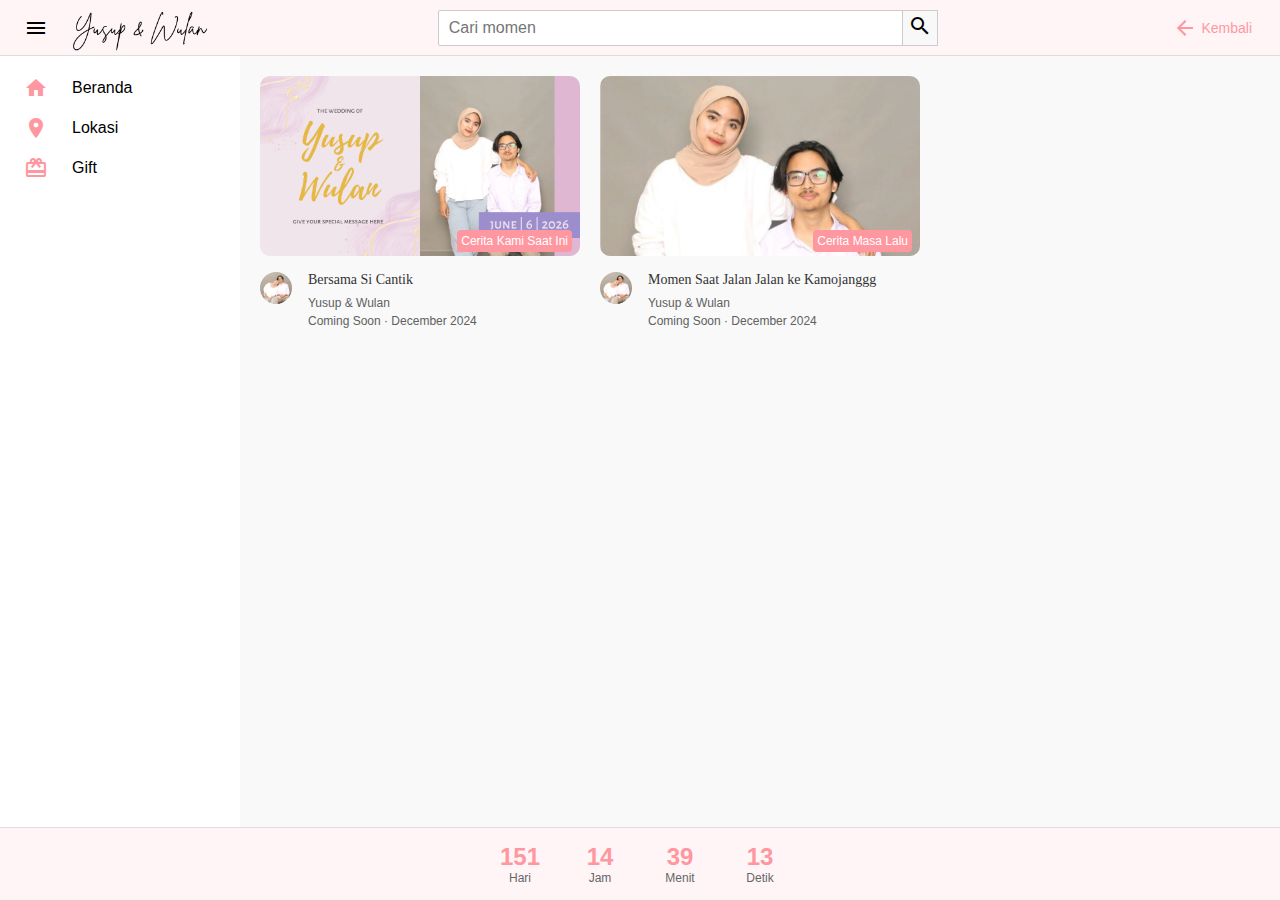
<file: index.html>
<!DOCTYPE html>
<html lang="en">
<head>
    <meta charset="UTF-8">
    <meta name="viewport" content="width=device-width, initial-scale=1.0">
    <title>YouTube Clone</title>
    <link rel="stylesheet" href="assets/css/styles.css">
    <link rel="stylesheet" href="https://fonts.googleapis.com/icon?family=Material+Icons">
</head>
<body>
    <!-- Header -->
    <header class="header">
        <div class="left-section">
            <i class="material-icons menu-icon" id="menu-btn">menu</i>
            <img src="assets/img/wedding-logo.png" class="youtube-logo" alt="Wedding Logo">
            <!-- <h2 class="brand-text">Yusup & Wulan</h2> -->
        </div>
        <div class="middle-section">
            <input type="text" placeholder="Cari momen" class="search-bar">
            <button class="search-button">
                <i class="material-icons">search</i>
            </button>
        </div>
        <div class="right-section">
            <a href="welcome.html" class="back-button">
                <i class="material-icons">arrow_back</i>
                <span>Kembali</span>
            </a>
        </div>
    </header>

    <!-- Main Content -->
    <main class="content">
        <!-- Sidebar -->
        <nav class="sidebar">
            <a href="index.html" class="sidebar-link">
                <i class="material-icons">home</i>
                <span class="sidebar-text">Beranda</span>
            </a>
            <a href="location.html" class="sidebar-link">
                <i class="material-icons">location_on</i>
                <span class="sidebar-text">Lokasi</span>
            </a>
            <a href="gift.html" class="sidebar-link">
                <i class="material-icons">card_giftcard</i>
                <span class="sidebar-text">Gift</span>
            </a>
            <a href="rsvp.html" class="sidebar-link">
                <i class="material-icons">how_to_reg</i>
                <span class="sidebar-text">Kehadiran</span>
            </a>
        </nav>

        <!-- Video Grid (Prewedding Gallery) -->
        <div class="video-grid">
            <!-- Prewedding Video/Photo Card -->
            <div class="video-preview">
                <a href="play.html?v=1" class="video-link">
                    <div class="thumbnail-row">
                        <img src="assets/img/prewed1.png" class="thumbnail" alt="Prewedding Photo">
                        <div class="video-time">Cerita Kami Saat Ini</div>
                    </div>
                </a>
                <div class="video-info-grid">
                    <div class="channel-picture">
                        <img src="assets/img/couple-photo.jpg" alt="Couple Picture">
                    </div>
                    <div class="video-info">
                        <a href="play.html?v=1" class="video-link">
                            <p class="video-title">Bersama Si Cantik</p>
                        </a>
                        <p class="channel-name">Yusup & Wulan</p>
                        <p class="video-stats">Coming Soon · December 2024</p>
                    </div>
                </div>
            </div>

            <div class="video-preview">
                <a href="play.html?v=2" class="video-link">
                    <div class="thumbnail-row">
                        <img src="assets/img/prewed2.png" class="thumbnail" alt="Prewedding Photo">
                        <div class="video-time">Cerita Masa Lalu</div>
                    </div>
                </a>
                <div class="video-info-grid">
                    <div class="channel-picture">
                        <img src="assets/img/couple-photo.jpg" alt="Couple Picture">
                    </div>
                    <div class="video-info">
                        <a href="play.html?v=2" class="video-link">
                            <p class="video-title">Momen Saat Jalan Jalan ke Kamojanggg</p>
                        </a>
                        <p class="channel-name">Yusup & Wulan</p>
                        <p class="video-stats">Coming Soon · December 2024</p>
                    </div>
                </div>
            </div>

            
            <!-- Add more prewedding content cards here -->
        </div>
    <!-- Add before the closing main tag -->
        </div> <!-- closing video-grid -->
        
        <!-- Countdown Timer -->
        <div class="countdown-container">
            <div class="countdown-item">
                <span id="days">00</span>
                <span class="label">Hari</span>
            </div>
            <div class="countdown-item">
                <span id="hours">00</span>
                <span class="label">Jam</span>
            </div>
            <div class="countdown-item">
                <span id="minutes">00</span>
                <span class="label">Menit</span>
            </div>
            <div class="countdown-item">
                <span id="seconds">00</span>
                <span class="label">Detik</span>
            </div>
        </div>
    </main>
<!-- Add this before closing body tag -->
    <script src="script.js"></script>
</body>
</html>
</file>
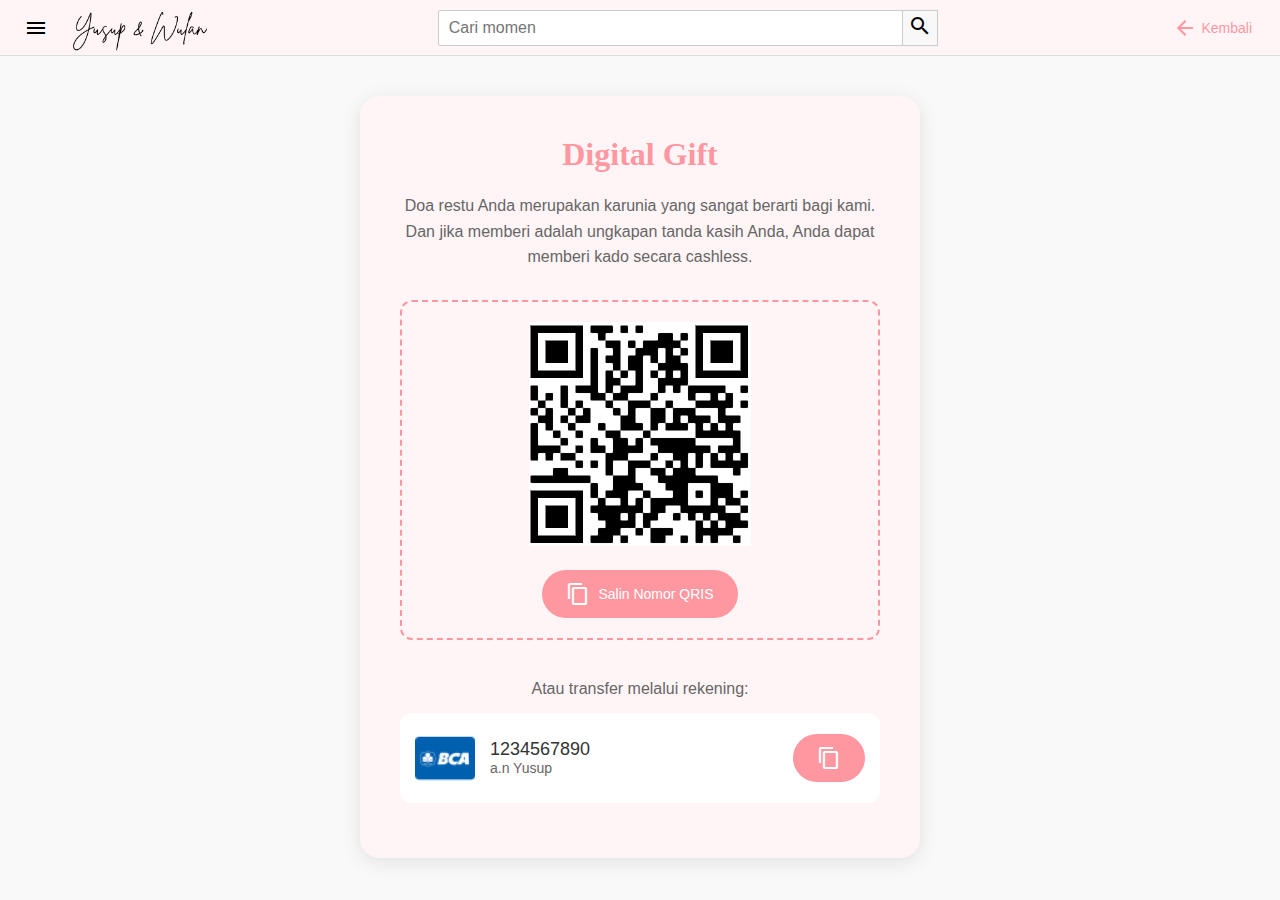
<file: gift.html>
<!DOCTYPE html>
<html lang="en">
<head>
    <meta charset="UTF-8">
    <meta name="viewport" content="width=device-width, initial-scale=1.0">
    <title>Digital Gift - Yusup & Wulan Wedding</title>
    <link rel="stylesheet" href="assets/css/styles.css">
    <link rel="stylesheet" href="assets/css/gift.css">
    <link rel="stylesheet" href="https://fonts.googleapis.com/icon?family=Material+Icons">
</head>
<body>
    <!-- Header -->
    <header class="header">
        <div class="left-section">
            <i class="material-icons menu-icon" id="menu-btn">menu</i>
            <img src="assets/img/wedding-logo.png" class="youtube-logo" alt="Wedding Logo">
        </div>
        <div class="middle-section">
            <input type="text" placeholder="Cari momen" class="search-bar">
            <button class="search-button">
                <i class="material-icons">search</i>
            </button>
        </div>
        <div class="right-section">
            <a href="index.html" class="back-button">
                <i class="material-icons">arrow_back</i>
                <span>Kembali</span>
            </a>
        </div>
    </header>

    <main class="gift-content">
        <div class="gift-container">
            <div class="gift-card">
                <h2>Digital Gift</h2>
                <p class="gift-message">Doa restu Anda merupakan karunia yang sangat berarti bagi kami. Dan jika memberi adalah ungkapan tanda kasih Anda, Anda dapat memberi kado secara cashless.</p>
                
                <div class="qris-container">
                    <img src="assets/img/qris-code.png" alt="QRIS Code" class="qris-image">
                    <button class="copy-button" id="copyButton">
                        <i class="material-icons">content_copy</i>
                        Salin Nomor QRIS
                    </button>
                </div>

                <div class="bank-details">
                    <p>Atau transfer melalui rekening:</p>
                    <div class="bank-account">
                        <img src="assets/img/bca-logo.png" alt="BCA" class="bank-logo">
                        <div class="account-info">
                            <p class="account-number">1234567890</p>
                            <p class="account-name">a.n Yusup</p>
                        </div>
                        <button class="copy-button" data-number="1234567890">
                            <i class="material-icons">content_copy</i>
                        </button>
                    </div>
                </div>
            </div>
        </div>
    </main>

    <script src="assets/js/gift.js"></script>
</body>
</html>
</file>
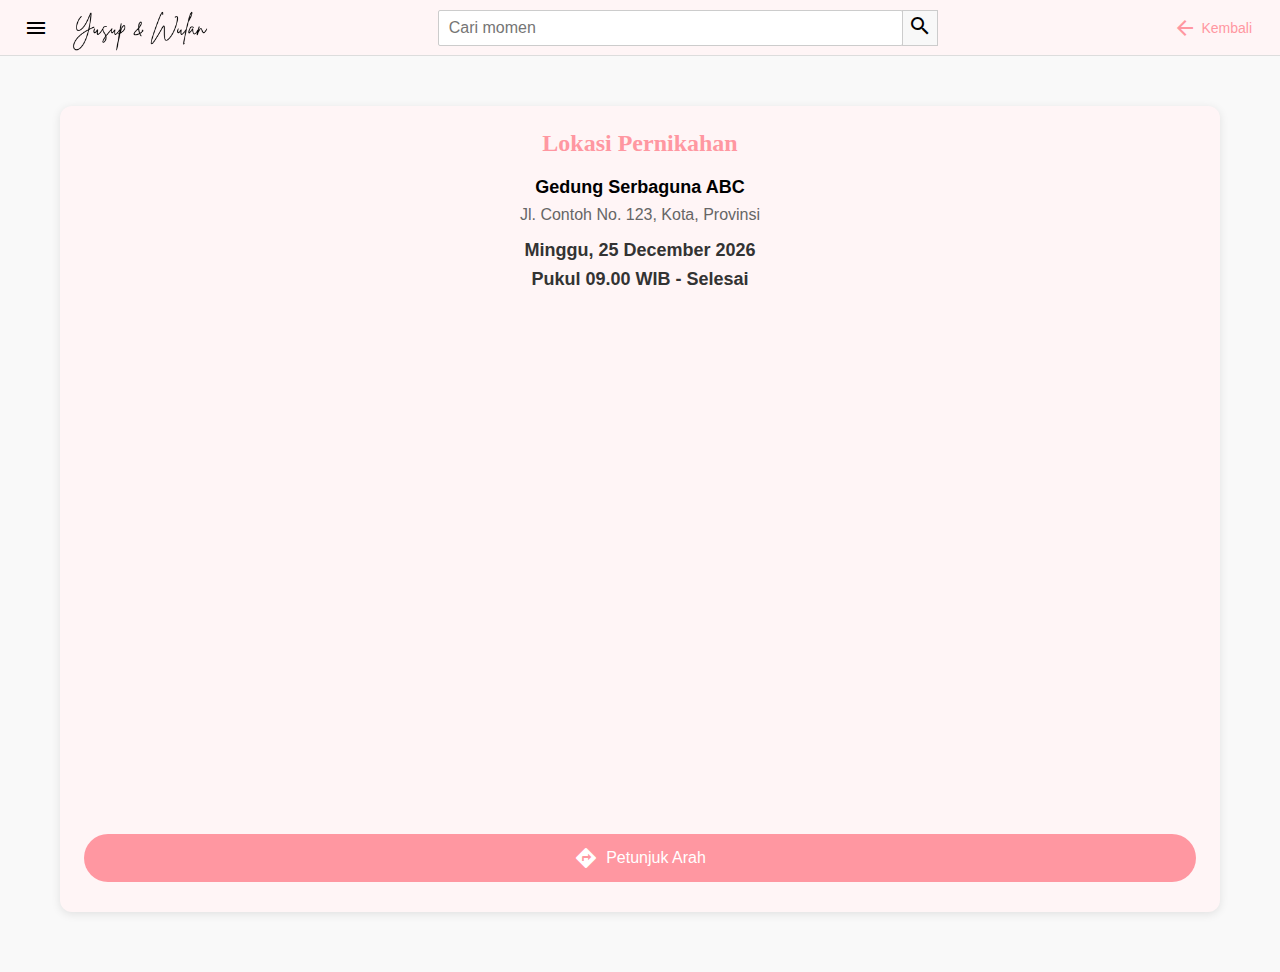
<file: location.html>
<!DOCTYPE html>
<html lang="en">
<head>
    <meta charset="UTF-8">
    <meta name="viewport" content="width=device-width, initial-scale=1.0">
    <title>Lokasi Pernikahan - Yusup & Wulan</title>
    <link rel="stylesheet" href="assets/css/styles.css">
    <link rel="stylesheet" href="https://fonts.googleapis.com/icon?family=Material+Icons">
</head>
<body>
    <!-- Header -->
    <header class="header">
        <div class="left-section">
            <i class="material-icons menu-icon" id="menu-btn">menu</i>
            <img src="assets/img/wedding-logo.png" class="youtube-logo" alt="Wedding Logo">
        </div>
        <div class="middle-section">
            <input type="text" placeholder="Cari momen" class="search-bar">
            <button class="search-button">
                <i class="material-icons">search</i>
            </button>
        </div>
        <div class="right-section">
            <a href="index.html" class="back-button">
                <i class="material-icons">arrow_back</i>
                <span>Kembali</span>
            </a>
        </div>
    </header>

    <!-- Main Content -->
    <main class="content">
        <!-- Location Content -->
        <div class="location-container">
            <div class="location-card">
                <h2>Lokasi Pernikahan</h2>
                <div class="location-details">
                    <p class="venue-name">Gedung Serbaguna ABC</p>
                    <p class="venue-address">Jl. Contoh No. 123, Kota, Provinsi</p>
                    <p class="event-time">Minggu, 25 December 2026</p>
                    <p class="event-time">Pukul 09.00 WIB - Selesai</p>
                </div>
                <div class="map-container">
                    <iframe 
                        src="https://www.google.com/maps/embed?pb=..." 
                        width="100%" 
                        height="450" 
                        style="border:0;" 
                        allowfullscreen="" 
                        loading="lazy" 
                        referrerpolicy="no-referrer-when-downgrade">
                    </iframe>
                </div>
                <a href="https://goo.gl/maps/..." target="_blank" class="directions-button">
                    <i class="material-icons">directions</i>
                    Petunjuk Arah
                </a>
            </div>
        </div>
    </main>
</body>
</html>
</file>
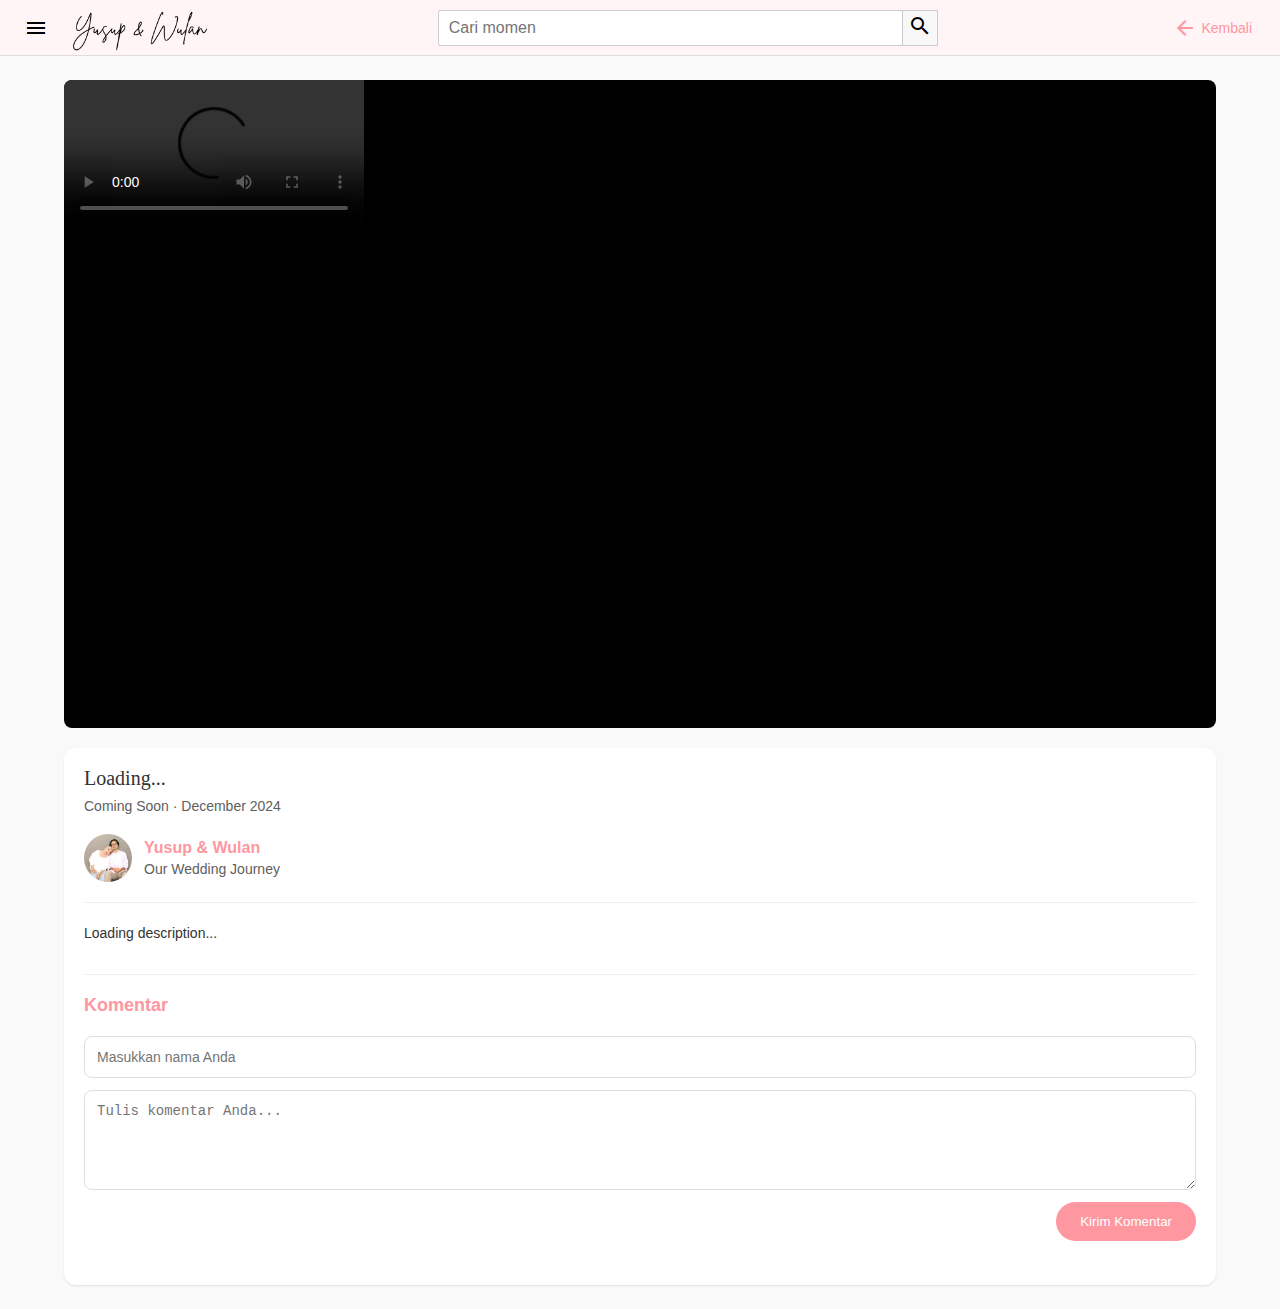
<file: play.html>
<!DOCTYPE html>
<html lang="en">
<head>
    <meta charset="UTF-8">
    <meta name="viewport" content="width=device-width, initial-scale=1.0">
    <title>Play Video - Yusup & Wulan Wedding</title>
    <link rel="stylesheet" href="https://cdn.plyr.io/3.7.8/plyr.css">
    <link rel="stylesheet" href="assets/css/styles.css">
    <link rel="stylesheet" href="assets/css/play.css">
    <link rel="stylesheet" href="https://fonts.googleapis.com/icon?family=Material+Icons">
</head>
<body>
    <!-- Header -->
    <header class="header">
        <div class="left-section">
            <i class="material-icons menu-icon" id="menu-btn">menu</i>
            <img src="assets/img/wedding-logo.png" class="youtube-logo" alt="Wedding Logo">
        </div>
        <div class="middle-section">
            <input type="text" placeholder="Cari momen" class="search-bar">
            <button class="search-button">
                <i class="material-icons">search</i>
            </button>
        </div>
        <div class="right-section">
            <a href="index.html" class="back-button">
                <i class="material-icons">arrow_back</i>
                <span>Kembali</span>
            </a>
        </div>
    </header>

    <main class="play-content">
        <div class="video-container">
            <div class="video-player">
                <video id="mainVideo" playsinline controls>
                    <source src="" type="video/mp4">
                </video>
            </div>
            <div class="video-details">
                <h1 class="video-title">Loading...</h1>
                <div class="video-stats">
                    <span class="upload-date">Coming Soon · December 2024</span>
                </div>
                <div class="channel-info">
                    <img src="assets/img/couple-photo.jpg" alt="Channel Picture">
                    <div class="channel-details">
                        <h3>Yusup & Wulan</h3>
                        <p>Our Wedding Journey</p>
                    </div>
                </div>
                <div class="video-description">
                    <p>Loading description...</p>
                </div>

                <!-- Add comment section -->
                <div class="comment-section">
                    <h3>Komentar</h3>
                    <form id="commentForm" class="comment-form">
                        <input type="text" id="commenterName" placeholder="Masukkan nama Anda" required>
                        <textarea id="commentText" placeholder="Tulis komentar Anda..." required></textarea>
                        <button type="submit" class="comment-submit">Kirim Komentar</button>
                    </form>
                    <div class="comments-container">
                        <!-- Comments will be loaded here -->
                    </div>
                </div>
            </div>
        </div>
    </main>

    <!-- Add Plyr JS before your play.js -->
    <script src="https://cdn.plyr.io/3.7.8/plyr.polyfilled.js"></script>
    <script src="play.js"></script>
</body>
</html>
</file>
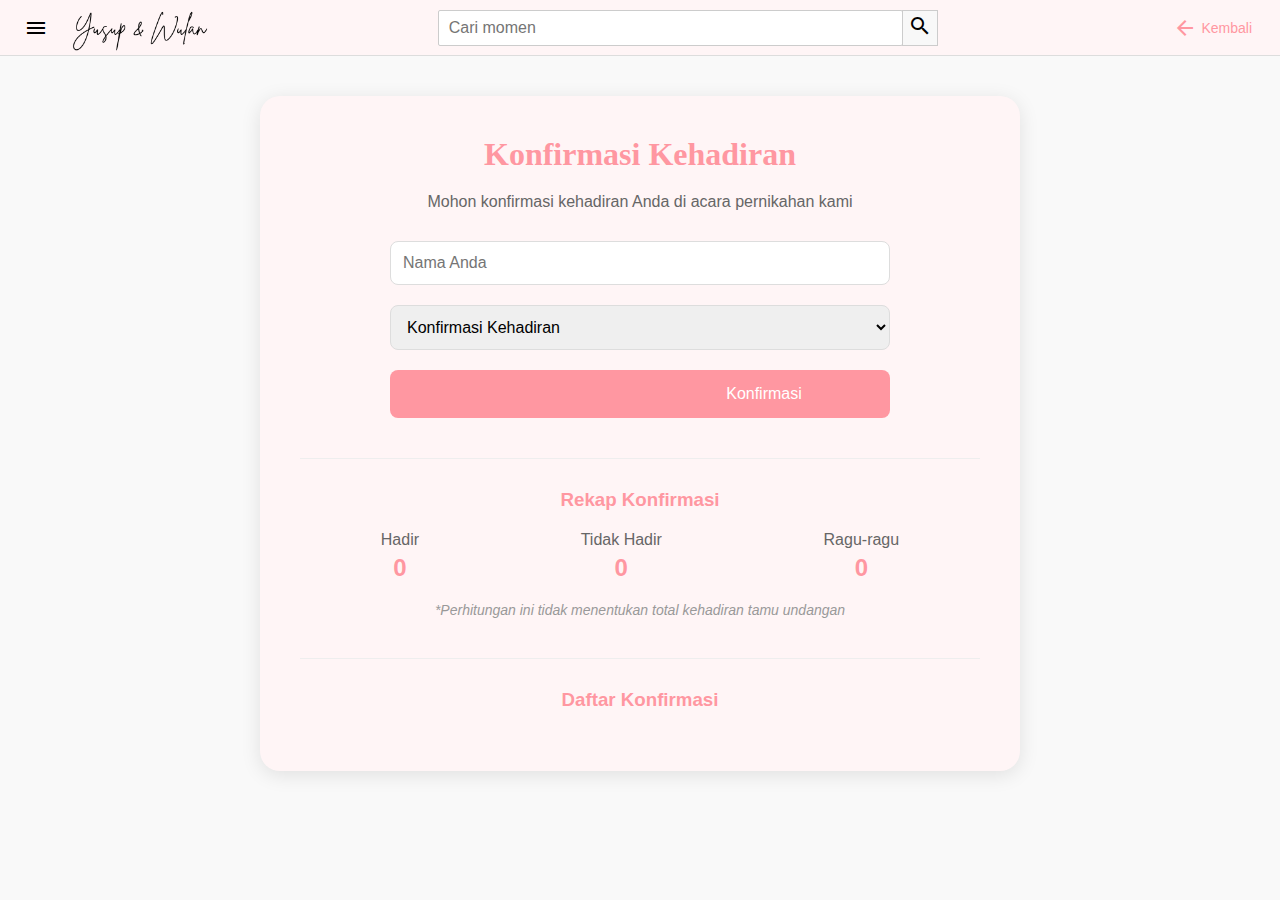
<file: rsvp.html>
<!DOCTYPE html>
<html lang="en">
<head>
    <meta charset="UTF-8">
    <meta name="viewport" content="width=device-width, initial-scale=1.0">
    <title>Konfirmasi Kehadiran - Yusup & Wulan Wedding</title>
    <link rel="stylesheet" href="assets/css/styles.css">
    <link rel="stylesheet" href="assets/css/rsvp.css">
    <link rel="stylesheet" href="https://fonts.googleapis.com/icon?family=Material+Icons">
</head>
<body>
    <!-- Header -->
    <header class="header">
        <div class="left-section">
            <i class="material-icons menu-icon" id="menu-btn">menu</i>
            <img src="assets/img/wedding-logo.png" class="youtube-logo" alt="Wedding Logo">
        </div>
        <div class="middle-section">
            <input type="text" placeholder="Cari momen" class="search-bar">
            <button class="search-button">
                <i class="material-icons">search</i>
            </button>
        </div>
        <div class="right-section">
            <a href="index.html" class="back-button">
                <i class="material-icons">arrow_back</i>
                <span>Kembali</span>
            </a>
        </div>
    </header>

    <main class="rsvp-content">
        <div class="rsvp-container">
            <div class="rsvp-card">
                <h2>Konfirmasi Kehadiran</h2>
                <p class="rsvp-message">Mohon konfirmasi kehadiran Anda di acara pernikahan kami</p>
                
                <form id="rsvpForm" class="rsvp-form">
                    <div class="form-group">
                        <input type="text" id="guestName" placeholder="Nama Anda" required>
                    </div>
                    <div class="form-group">
                        <select id="attendance" required>
                            <option value="" disabled selected>Konfirmasi Kehadiran</option>
                            <option value="hadir">Hadir</option>
                            <option value="tidak_hadir">Tidak Hadir</option>
                            <option value="ragu">Masih Ragu</option>
                        </select>
                    </div>
                    <button type="submit" class="submit-button">
                        <i class="material-icons">how_to_reg</i>
                        Konfirmasi
                    </button>
                </form>

                <div class="attendance-summary">
                    <h3>Rekap Konfirmasi</h3>
                    <div class="summary-stats">
                        <div class="stat-item">
                            <span class="stat-label">Hadir</span>
                            <span class="stat-value" id="hadirCount">0</span>
                        </div>
                        <div class="stat-item">
                            <span class="stat-label">Tidak Hadir</span>
                            <span class="stat-value" id="tidakHadirCount">0</span>
                        </div>
                        <div class="stat-item">
                            <span class="stat-label">Ragu-ragu</span>
                            <span class="stat-value" id="raguCount">0</span>
                        </div>
                    </div>
                    <p class="disclaimer">*Perhitungan ini tidak menentukan total kehadiran tamu undangan</p>
                </div>

                <div class="guest-list">
                    <h3>Daftar Konfirmasi</h3>
                    <div id="guestListContainer">
                        <!-- Guest list will be populated here -->
                    </div>
                </div>
            </div>
        </div>
    </main>

    <script src="assets/js/rsvp.js"></script>
</body>
</html>
</file>
<file: assets/css/gift.css>
.gift-content {
    padding-top: 76px;
    min-height: 100vh;
}

.gift-container {
    max-width: 600px;
    margin: 0 auto;
    padding: 20px;
}

.gift-card {
    background-color: var(--secondary-color);
    border-radius: 20px;
    padding: 40px;
    text-align: center;
    box-shadow: 0 4px 20px rgba(0,0,0,0.1);
}

.gift-card h2 {
    color: var(--primary-color);
    font-family: 'Playfair Display', serif;
    font-size: 32px;
    margin-bottom: 20px;
}

.gift-message {
    color: #666;
    font-size: 16px;
    line-height: 1.6;
    margin-bottom: 30px;
}

.qris-container {
    margin: 30px 0;
    padding: 20px;
    border: 2px dashed var(--primary-color);
    border-radius: 12px;
}

.qris-image {
    max-width: 300px;
    height: auto;
    margin-bottom: 20px;
}

.copy-button {
    display: flex;
    align-items: center;
    justify-content: center;
    gap: 8px;
    background-color: var(--primary-color);
    color: white;
    border: none;
    padding: 12px 24px;
    border-radius: 25px;
    cursor: pointer;
    font-size: 14px;
    margin: 0 auto;
    transition: background-color 0.3s;
}

.copy-button:hover {
    background-color: #FF7A86;
}

.bank-details {
    margin-top: 40px;
    text-align: left;
}

.bank-details > p {
    color: #666;
    margin-bottom: 15px;
    text-align: center;
}

.bank-account {
    display: flex;
    align-items: center;
    background-color: white;
    padding: 15px;
    border-radius: 12px;
    margin-bottom: 15px;
}

.bank-logo {
    width: 60px;
    height: auto;
    margin-right: 15px;
}

.account-info {
    flex: 1;
}

.account-number {
    font-size: 18px;
    font-weight: 500;
    color: #333;
}

.account-name {
    font-size: 14px;
    color: #666;
}

@media (max-width: 768px) {
    .gift-container {
        padding: 15px;
    }

    .gift-card {
        padding: 30px 20px;
    }

    .qris-image {
        max-width: 250px;
    }
}
</file>
<file: assets/css/play.css>
.play-content {
    padding-top: 56px;
    margin-left: 0;
    background-color: #f9f9f9;
}

.video-container {
    max-width: 1200px;
    margin: 0 auto;
    padding: 24px;
}

/* Update video player styles */
.video-player {
    width: 100%;
    background: #000;
    position: relative;
    border-radius: 8px;
    overflow: hidden;
    aspect-ratio: 16/9;
}

/* Plyr Custom Styles */
:root {
    --plyr-color-main: var(--primary-color);
    --plyr-video-background: #000;
    --plyr-menu-background: rgba(255, 255, 255, 0.9);
    --plyr-menu-color: #4a4a4a;
}

.plyr {
    width: 100%;
    height: 100%;
    border-radius: 8px;
}

.plyr--video {
    position: absolute;
    top: 0;
    left: 0;
    width: 100%;
    height: 100%;
}

.plyr video {
    width: 100%;
    height: 100%;
    object-fit: contain;
}

.plyr--fullscreen video {
    object-fit: contain;
    width: 100% !important;
    height: 100% !important;
    max-width: none;
    max-height: none;
}

/* Optional: If you want to remove black bars */
.plyr--video .plyr__video-wrapper {
    background: #000;
    width: 100%;
    height: 100%;
}

@media screen and (orientation: landscape) {
    .plyr--fullscreen video {
        width: 100vw !important;
        height: 100vh !important;
    }
}

/* Responsive adjustments */
@media (max-width: 768px) {
    .plyr--video {
        border-radius: 0;
    }
}

.video-details {
    background: white;
    padding: 20px;
    border-radius: 12px;
    margin-top: 20px;
    box-shadow: 0 1px 2px rgba(0, 0, 0, 0.1);
}

.video-details .video-title {
    font-size: 20px;
    color: #333;
    margin-bottom: 10px;
    font-family: 'Playfair Display', serif;
}

.video-stats {
    color: #606060;
    font-size: 14px;
    margin-bottom: 20px;
}

.channel-info {
    display: flex;
    align-items: center;
    margin: 20px 0;
    padding-bottom: 20px;
    border-bottom: 1px solid #eee;
}

.channel-info img {
    width: 48px;
    height: 48px;
    border-radius: 50%;
    margin-right: 12px;
}

.channel-details h3 {
    color: var(--primary-color);
    font-size: 16px;
    margin-bottom: 4px;
}

.channel-details p {
    color: #606060;
    font-size: 14px;
}

.video-description {
    color: #333;
    font-size: 14px;
    line-height: 1.5;
}

/* Comment Styles */
.comment-section {
    margin-top: 30px;
    padding-top: 20px;
    border-top: 1px solid #eee;
}

.comment-section h3 {
    color: var(--primary-color);
    font-size: 18px;
    margin-bottom: 20px;
}

.comment-form {
    display: flex;
    flex-direction: column;
    gap: 12px;
    margin-bottom: 24px;
}

.comment-form input,
.comment-form textarea {
    padding: 12px;
    border: 1px solid #ddd;
    border-radius: 8px;
    font-size: 14px;
}

.comment-form textarea {
    min-height: 100px;
    resize: vertical;
}

.comment-submit {
    background-color: var(--primary-color);
    color: white;
    border: none;
    padding: 12px 24px;
    border-radius: 20px;
    cursor: pointer;
    font-weight: 500;
    transition: background-color 0.3s;
    align-self: flex-end;
}

.comment-submit:hover {
    background-color: #FF7A86;
}

.comments-container {
    margin-top: 20px;
}

.comment-item {
    padding: 16px;
    border-bottom: 1px solid #eee;
    margin-bottom: 16px;
}

.comment-header {
    display: flex;
    align-items: center;
    margin-bottom: 8px;
}

.commenter-name {
    font-weight: 500;
    color: var(--primary-color);
    margin-right: 10px;
}

.comment-date {
    font-size: 12px;
    color: #666;
}

.comment-text {
    color: #333;
    line-height: 1.5;
}

/* Responsive Styles */
@media (max-width: 768px) {
    .video-container {
        padding: 12px;
    }
    
    .video-details {
        padding: 16px;
    }
    
    .video-details .video-title {
        font-size: 18px;
    }
}

@media (max-width: 480px) {
    .video-container {
        padding: 8px;
    }
    
    .video-details {
        padding: 12px;
    }
    
    .channel-info img {
        width: 40px;
        height: 40px;
    }
}

/* Hide volume controls on mobile */
@media (max-width: 768px) {
    .plyr--video .plyr__controls [data-plyr="volume"],
    .plyr--video .plyr__volume,
    .plyr--video .plyr__controls [data-plyr="mute"] {
        display: none;
    }
}

/* Plyr Custom Progress Bar */
:root {
    --plyr-color-main: var(--primary-color);
    --plyr-range-thumb-background: transparent;
    --plyr-range-fill-background: var(--primary-color);
    --plyr-progress-loading-background: rgba(255, 122, 134, 1);
    --plyr-progress-loading-size: 25px;
}

.plyr--video .plyr__progress__buffer {
    border-radius: 0;
}

.plyr--video .plyr__progress input[type="range"] {
    height: 25px;
    border-radius: 0;
}

.plyr--video .plyr__progress__container {
    margin: 0 10px;
}

.plyr--video .plyr__progress input[type="range"]::-webkit-slider-thumb {
    -webkit-appearance: none;
    background: url('../img/icon-bar.png') no-repeat center center;
    background-size: contain;
    border: none;
    border-radius: 0;
    height: 25px;
    width: 25px;
    margin-top: -10px;
    box-shadow: none;
}

.plyr--video .plyr__progress input[type="range"]::-moz-range-thumb {
    background: url('../img/icon-bar.png') no-repeat center center;
    background-size: contain;
    border: none;
    border-radius: 0;
    height: 25px;
    width: 25px;
    box-shadow: none;
}

.plyr--video .plyr__progress input[type="range"]::-ms-thumb {
    background: url('../img/icon-bar.png') no-repeat center center;
    background-size: contain;
    border: none;
    border-radius: 0;
    height: 25px;
    width: 25px;
    box-shadow: none;
}

.plyr--video .plyr__progress input[type="range"]::-webkit-slider-runnable-track {
    border-radius: 0;
}

.plyr--video .plyr__progress input[type="range"]::-moz-range-track {
    border-radius: 0;
}

.plyr--video .plyr__progress input[type="range"]::-ms-track {
    border-radius: 0;
}
</file>
<file: assets/css/rsvp.css>
.rsvp-content {
    padding-top: 76px;
    min-height: 100vh;
}

.rsvp-container {
    max-width: 800px;
    margin: 0 auto;
    padding: 20px;
}

.rsvp-card {
    background-color: var(--secondary-color);
    border-radius: 20px;
    padding: 40px;
    box-shadow: 0 4px 20px rgba(0,0,0,0.1);
}

.rsvp-card h2 {
    color: var(--primary-color);
    font-family: 'Playfair Display', serif;
    font-size: 32px;
    text-align: center;
    margin-bottom: 20px;
}

.rsvp-message {
    color: #666;
    text-align: center;
    margin-bottom: 30px;
}

.rsvp-form {
    max-width: 500px;
    margin: 0 auto;
}

.form-group {
    margin-bottom: 20px;
}

.form-group input,
.form-group select {
    width: 100%;
    padding: 12px;
    border: 1px solid #ddd;
    border-radius: 8px;
    font-size: 16px;
}

.submit-button {
    display: flex;
    align-items: center;
    justify-content: center;
    gap: 8px;
    width: 100%;
    background-color: var(--primary-color);
    color: white;
    border: none;
    padding: 12px;
    border-radius: 8px;
    cursor: pointer;
    font-size: 16px;
    transition: background-color 0.3s;
}

.submit-button:hover {
    background-color: #FF7A86;
}

.attendance-summary {
    margin-top: 40px;
    padding-top: 30px;
    border-top: 1px solid #eee;
}

.attendance-summary h3 {
    color: var(--primary-color);
    text-align: center;
    margin-bottom: 20px;
}

.summary-stats {
    display: flex;
    justify-content: space-around;
    margin-bottom: 20px;
}

.stat-item {
    text-align: center;
}

.stat-label {
    display: block;
    color: #666;
    margin-bottom: 5px;
}

.stat-value {
    font-size: 24px;
    font-weight: bold;
    color: var(--primary-color);
}

.disclaimer {
    text-align: center;
    color: #999;
    font-size: 14px;
    font-style: italic;
}

.guest-list {
    margin-top: 40px;
    padding-top: 30px;
    border-top: 1px solid #eee;
}

.guest-list h3 {
    color: var(--primary-color);
    text-align: center;
    margin-bottom: 20px;
}

.guest-item {
    display: flex;
    justify-content: space-between;
    padding: 15px;
    border-bottom: 1px solid #eee;
}

.guest-name {
    font-weight: 500;
    color: black;
}

.guest-status {
    color: #666;
}

.guest-status.hadir {
    color: #4CAF50;
}

.guest-status.tidak-hadir {
    color: #f44336;
}

.guest-status.ragu {
    color: #FF9800;
}

@media (max-width: 768px) {
    .rsvp-card {
        padding: 20px;
    }

    .summary-stats {
        flex-direction: column;
        gap: 20px;
    }
}
</file>
<file: assets/css/styles.css>
/* Root Variables */
:root {
    --primary-color: #FF97A1; /* Soft pink for wedding theme */
    --secondary-color: #FFF5F6;
}

/* Reset Styles */
* {
    margin: 0;
    padding: 0;
    box-sizing: border-box;
}

/* Body Styles */
body {
    font-family: Roboto, Arial, sans-serif;
    background-color: #f9f9f9;
}

/* Header Styles */
.header {
    align-items: center;
    background-color: var(--secondary-color);
    border-bottom: 1px solid #ddd;
    display: flex;
    height: 56px;
    justify-content: space-between;
    left: 0;
    padding: 0 16px;
    position: fixed;
    right: 0;
    top: 0;
    z-index: 100;
}

.left-section {
    align-items: center;
    display: flex;
}

.menu-icon {
    cursor: pointer;
    margin-right: 8px;
    padding: 8px;
}

.youtube-logo {
    width: 150px;
}

.middle-section {
    align-items: center;
    display: flex;
    flex: 1;
    margin: 0 35px;
    max-width: 500px;
}

.search-bar {
    border: 1px solid #ccc;
    border-radius: 2px;
    flex: 1;
    font-size: 16px;
    height: 36px;
    padding: 0 10px;
}

.search-button,
.voice-search-button {
    background-color: #f8f8f8;
    border: 1px solid #ccc;
    cursor: pointer;
    height: 36px;
    margin-left: -1px;
    width: 36px;
}

.back-button {
    color: var(--primary-color);
    text-decoration: none;
    display: flex;
    align-items: center;
    gap: 4px;
    padding: 8px 12px;
    border-radius: 10px;
    transition: background-color 0.3s;
}

.back-button span {
    font-size: 14px;
    font-weight: 500;
}

.back-button:hover {
    background-color: rgba(255, 151, 161, 0.1);
}

.back-button i {
    font-size: 24px;
}

.right-section {
    align-items: center;
    display: flex;
    gap: 20px;
}

.right-section i {
    color: var(--primary-color);
    cursor: pointer;
}

.profile-picture {
    border-radius: 50%;
    height: 32px;
}

/* Main Content Styles */
.content {
    display: flex;
    padding-top: 56px;
}

/* Sidebar Styles */
.sidebar {
    background-color: white;
    bottom: 0;
    padding: 12px 0;
    position: fixed;
    top: 56px;
    transition: width 0.3s ease;
    width: 240px;
}

.sidebar.collapsed {
    width: 70px;
}

.sidebar-link {
    align-items: center;
    color: inherit;
    cursor: pointer;
    display: flex;
    overflow: hidden;
    padding: 8px 24px;
    text-decoration: none;
    white-space: nowrap;
}

.sidebar-link:hover {
    background-color: var(--secondary-color);
}

.sidebar-link i {
    color: var(--primary-color);
}

.sidebar-link:hover i,
.sidebar-link.active i {
    color: #FF7A86; /* Slightly darker shade of pink */
}

.sidebar-text {
    margin-left: 24px;
    transition: opacity 0.3s ease;
}

.sidebar.collapsed .sidebar-text {
    opacity: 0;
}

/* Video Grid Styles */
.video-grid {
    display: grid;
    gap: 40px 20px;
    grid-template-columns: repeat(auto-fill, minmax(250px, 1fr));
    margin-left: 240px;
    padding: 20px;
    padding-bottom: 160px; /* Tambahkan padding untuk menghindari tumpang tindih dengan countdown dan navbar */
    transition: margin-left 0.3s ease;
}

.video-grid.collapsed {
    margin-left: 70px;
}

.video-preview {
    cursor: pointer;
}

.thumbnail-row {
    margin-bottom: 8px;
    position: relative;
}

.thumbnail {
    border-radius: 10px;
    width: 100%;
}

.video-time {
    background-color: var(--primary-color);
    border-radius: 4px;
    bottom: 8px;
    color: white;
    font-size: 12px;
    padding: 4px;
    position: absolute;
    right: 8px;
}

.channel-picture img {
    border-radius: 50%;
    height: 32px;
    margin-top: 4px;
    object-fit: cover;
    width: 32px;
}

.video-link {
    text-decoration: none;
    color: inherit;
    display: block;
}

.video-link:hover .thumbnail {
    transform: scale(1.02);
    transition: transform 0.2s ease-in-out;
}

.video-link:hover .video-title {
    color: var(--primary-color);
}

.thumbnail {
    border-radius: 10px;
    width: 100%;
    transition: transform 0.2s ease-in-out;
}

.video-info-grid {
    align-items: start;
    display: grid;
    gap: 12px;
    grid-template-columns: 36px 1fr;
}

.video-info {
    padding-top: 2px;
}

.video-title {
    color: #333;
    font-family: 'Playfair Display', serif;
    font-size: 14px;
    font-weight: 500;
    line-height: 20px;
    margin-bottom: 6px;
}

.channel-name,
.video-stats {
    color: #606060;
    font-size: 12px;
}

.channel-name {
    margin-bottom: 4px;
}

/* Countdown Styles */
.countdown-container {
    align-items: center;
    background-color: var(--secondary-color);
    border-top: 1px solid #ddd;
    bottom: 0;
    display: flex;
    gap: 20px;
    justify-content: center;
    left: 0;
    padding: 15px;
    position: fixed;
    right: 0;
    z-index: 99;
}

.countdown-item {
    align-items: center;
    display: flex;
    flex-direction: column;
    min-width: 60px;
}

.countdown-item span:first-child {
    color: var(--primary-color);
    font-size: 24px;
    font-weight: bold;
}

.countdown-item .label {
    color: #666;
    font-size: 12px;
}

/* Location Page Styles */
.location-container {
    margin: 0 auto;
    padding: 20px;
    padding-top: 50px; /* Adjusted to account for header height */
    width: 100%;
    max-width: 1200px;
}

.location-card {
    background-color: var(--secondary-color);
    border-radius: 12px;
    box-shadow: 0 2px 10px rgba(0, 0, 0, 0.1);
    margin: 0 auto;
    margin-bottom: 40px;
    padding: 24px 24px 30px;
    width: 100%;
}

.location-card h2 {
    color: var(--primary-color);
    font-family: 'Playfair Display', serif;
    margin-bottom: 20px;
    text-align: center;
}

.location-details {
    margin-bottom: 24px;
    text-align: center;
}

.venue-name {
    font-size: 18px;
    font-weight: bold;
    margin-bottom: 8px;
}

.venue-address,
.event-time {
    color: #666;
}

.venue-address {
    margin-bottom: 16px;
}

.event-time {
    font-size: 14px;
}

.map-container {
    border-radius: 8px;
    height: calc(100vh - 400px);
    margin: 20px 0;
    min-height: 400px;
    overflow: hidden;
}

.map-container iframe {
    border: 0;
    height: 100%;
    width: 100%;
}

.directions-button {
    align-items: center;
    background-color: var(--primary-color);
    border-radius: 24px;
    color: white;
    display: flex;
    gap: 8px;
    justify-content: center;
    margin-top: 20px;
    padding: 12px 24px;
    text-decoration: none;
    transition: background-color 0.3s;
}

.directions-button:hover {
    background-color: #FF7A86;
}

/* Welcome Page Styles */
.welcome-page {
    align-items: center;
    background-color: var(--secondary-color);
    display: flex;
    justify-content: center;
    min-height: 100vh;
    padding: 20px;
}

.welcome-container {
    margin: 0 auto;
    max-width: 800px;
    width: 100%;
}

.welcome-card {
    background-image: url('../img/bg-card.png'); /* Tambahkan gambar background */
    background-size: cover;
    background-position: center;
    border-radius: 20px;
    padding: 40px;
    box-shadow: 0 4px 20px rgba(0,0,0,0.1);
    text-align: center;
    position: relative;
}

.welcome-card::before {
    content: '';
    position: absolute;
    top: 0;
    left: 0;
    right: 0;
    bottom: 0;
    background-color: rgba(255, 255, 255, 0.86); /* Semi-transparent white */
    border-radius: 20px;
    z-index: 0;
}

.welcome-card > * {
    position: relative;
}

.couple-names {
    color: var(--primary-color);
    font-family: 'Playfair Display', serif;
    font-size: 48px;
    margin-bottom: 30px;
}

.couple-image {
    width: 200px;
    height: 200px;
    margin: 20px auto;
    border: 3px solid var(--primary-color);
    border-radius: 50%;
    overflow: hidden;
    padding: 5px;
}

.couple-image img {
    width: 100%;
    height: 100%;
    object-fit: cover;
    border-radius: 50%;
    transition: transform 0.3s ease;
}

.couple-image img:hover {
    transform: scale(1.05);
}

.arabic-greeting {
    color: #333;
    font-size: 24px;
    margin-bottom: 20px;
}

/* Gallery Section Styles */
.gallery-section {
    background-color: var(--secondary-color);
    border-radius: 15px;
    margin: 50px 0;
    padding: 30px;
}

.photo-grid {
    display: grid;
    grid-template-columns: repeat(auto-fit, minmax(250px, 1fr));
    gap: 20px;
    margin-top: 30px;
}

.photo-item {
    aspect-ratio: 3/4;
    border-radius: 12px;
    overflow: hidden;
    box-shadow: 0 4px 15px rgba(0,0,0,0.1);
    transition: transform 0.3s ease;
}

.photo-item:hover {
    transform: scale(1.02);
}

.photo-item img {
    width: 100%;
    height: 100%;
    object-fit: cover;
    transition: transform 0.3s ease;
}

.photo-item:hover img {
    transform: scale(1.1);
}

/* Lightbox Styles */
.lightbox {
    display: none;
    position: fixed;
    top: 0;
    left: 0;
    width: 100%;
    height: 100%;
    background-color: rgba(0, 0, 0, 0.9);
    z-index: 1001;
    text-align: center;
    padding: 20px;
}

.lightbox img {
    max-width: 90%;
    max-height: 90vh;
    margin: auto;
    display: block;
    position: relative;
    top: 50%;
    transform: translateY(-50%);
    opacity: 1;
    transition: opacity 0.3s ease;
}

.lightbox img.fade {
    opacity: 0;
}

.close-lightbox {
    position: absolute;
    top: 15px;
    right: 25px;
    color: #f1f1f1;
    font-size: 40px;
    font-weight: bold;
    cursor: pointer;
}

.prev-btn,
.next-btn {
    cursor: pointer;
    position: absolute;
    top: 50%;
    transform: translateY(-50%);
    padding: 16px;
    color: white;
    font-weight: bold;
    font-size: 20px;
    background: rgba(0, 0, 0, 0.3);
    border: none;
    border-radius: 50%;
    width: 50px;
    height: 50px;
    display: flex;
    align-items: center;
    justify-content: center;
}

.prev-btn { left: 20px; }
.next-btn { right: 20px; }

.prev-btn:hover,
.next-btn:hover {
    background: rgba(0, 0, 0, 0.8);
}

.invitation-text {
    color: #666;
    font-size: 18px;
    line-height: 1.6;
    margin-bottom: 20px;
}

.wedding-date {
    color: var(--primary-color);
    font-size: 24px;
    font-weight: bold;
    margin: 20px 0;
}

.wedding-venue {
    color: #666;
    font-size: 18px;
    margin-bottom: 40px;
}

.bride-info,
.groom-info {
    margin: 40px 0;
}

.bride-info h2,
.groom-info h2 {
    color: var(--primary-color);
    font-family: 'Playfair Display', serif;
    font-size: 28px;
    margin-bottom: 10px;
}

.child-of {
    color: #666;
    font-size: 16px;
    margin: 5px 0;
}

.parents {
    color: #333;
    font-size: 20px;
    margin: 5px 0;
}

.love-story,
.groom-description {
    color: #666;
    font-size: 16px;
    line-height: 1.8;
    margin: 30px 0;
    padding: 0 20px;
    text-align: justify;
}

/* Music Control Styles */
.music-control {
    bottom: 90px;
    position: fixed;
    right: 30px;
    z-index: 1;
}

.cd-player {
    align-items: center;
    background: white;
    border-radius: 50%;
    box-shadow: 0 2px 10px rgba(0, 0, 0, 0.2);
    cursor: pointer;
    display: flex;
    height: 60px;
    justify-content: center;
    padding: 5px;
    transition: transform 0.3s ease;
    width: 60px;
}

.cd {
    border-radius: 50%;
    height: 100%;
    object-fit: cover;
    width: 100%;
}

.cd-player.playing .cd {
    animation: spin 4s linear infinite;
}

@keyframes spin {
    from {
        transform: rotate(0deg);
    }
    to {
        transform: rotate(360deg);
    }
}

.enter-button-container {
    position: fixed;
    bottom: 30px;
    left: 50%;
    transform: translateX(-50%);
    width: 90%; /* Reduce from 100% for better mobile display */
    max-width: 400px; /* Add max-width for larger screens */
    text-align: center;
    padding: 0 20px;
    z-index: 999;
}

.enter-button {
    display: inline-flex;
    align-items: center;
    justify-content: center; /* Add this for better centering */
    gap: 10px;
    width: 100%; /* Make button take full container width */
    background-color: var(--primary-color);
    color: white;
    padding: 15px 40px;
    border-radius: 30px;
    text-decoration: none;
    font-size: 18px;
    box-shadow: 0 4px 15px rgba(0,0,0,0.1);
    transition: all 0.3s ease;
    backdrop-filter: blur(5px);
}

.enter-button:hover {
    background-color: #FF7A86;
    box-shadow: 0 6px 20px rgba(0, 0, 0, 0.15);
    transform: translateY(-2px);
}

/* Invitation Section Styles */
.invitation-section {
    background-color: var(--secondary-color);
    border-radius: 15px;
    margin: 50px 0;
    padding: 30px;
}

.section-title {
    color: var(--primary-color);
    font-family: 'Playfair Display', serif;
    font-size: 32px;
    margin-bottom: 20px;
}

.invitation-desc {
    color: #666;
    font-size: 16px;
    line-height: 1.8;
    margin-bottom: 30px;
    text-align: center;
}

.event-details {
    display: flex;
    flex-wrap: wrap;
    gap: 30px;
    justify-content: center;
}

.event-card {
    background-color: white;
    border-radius: 12px;
    box-shadow: 0 2px 10px rgba(0, 0, 0, 0.1);
    flex: 1;
    min-width: 280px;
    padding: 25px;
}

.event-card h3 {
    color: var(--primary-color);
    font-family: 'Playfair Display', serif;
    font-size: 24px;
    margin-bottom: 15px;
}

.event-time {
    color: #333;
    font-size: 18px;
    font-weight: bold;
    margin-bottom: 8px;
}

.event-date,
.event-location {
    color: #666;
}

.event-date {
    font-size: 16px;
    margin-bottom: 8px;
}

.event-location {
    font-size: 14px;
    line-height: 1.6;
}

/* Guest Section Styles */
.guest-section {
    border-bottom: 1px solid #eee;
    margin-bottom: 20px;
    padding: 15px;
    text-align: center;
}

.guest-label {
    color: #666;
    font-size: 12px;
    margin-bottom: 6px;
}

.guest-name {
    color: var(--primary-color);
    font-family: 'Playfair Display', serif;
    font-size: 20px;
    margin: 6px 0;
}

.guest-location {
    color: #666;
    font-size: 14px;
}

/* Responsive Styles */
@media (max-width: 768px) {
    .header {
        padding: 0 12px;
    }

    .header .menu-icon,
    .header .left-section .menu-icon {
        display: none !important;
    }

    .left-section {
        justify-content: flex-start;
        padding-left: 8px;
    }

    .youtube-logo {
        width: 120px;
    }

    .middle-section {
        margin: 0 16px;
        max-width: none;
    }

    .search-bar,
    .search-button {
        display: none;
    }

    .back-button span {
        display: none; /* Hide text on mobile, show only icon */
    }

    .right-section {
        gap: 15px;
    }

    .content {
        padding-bottom: 70px;
    }

    .sidebar {
        background-color: var(--secondary-color);
        border-top: 1px solid #ddd;
        bottom: 0;
        display: flex;
        height: 60px;
        justify-content: space-around;
        padding: 0;
        position: fixed;
        top: auto;
        width: 100%;
        z-index: 100;
    }

    .sidebar.collapsed {
        width: 100%;
    }

    .sidebar-link {
        align-items: center;
        flex: 1;
        flex-direction: column;
        justify-content: center;
        padding: 8px 0;
    }

    .sidebar-link i {
        font-size: 24px;
    }

    .sidebar-text {
        font-size: 12px;
        margin: 4px 0 0;
    }

    .sidebar.collapsed .sidebar-text {
        opacity: 1;
    }

    .video-grid {
        gap: 15px;
        grid-template-columns: 1fr;
        margin-left: 0;
        padding: 12px;
        padding-bottom: 60px;
    }

    .thumbnail {
        border-radius: 0;
    }

    .video-info-grid {
        margin-bottom: 8px;
        padding: 0 12px;
    }

    .video-title {
        font-size: 16px;
        line-height: 1.3;
    }

    .countdown-container {
        background-color: rgba(255, 245, 246, 0.98);
        bottom: 60px;
        box-shadow: 0 -2px 10px rgba(0, 0, 0, 0.05);
        padding: 8px 10px;
    }

    .countdown-item {
        min-width: 45px;
        padding: 0 5px;
    }

    .countdown-item span:first-child {
        font-size: 18px;
    }

    .countdown-item .label {
        font-size: 10px;
    }

    .location-container {
        padding: 12px;
        padding-top: 40px;
    }

    .location-card {
        border-radius: 8px;
        margin: 0;
        padding: 16px;
        width: 100%;
    }

    .map-container {
        margin: 16px 0;
    }

    .map-container iframe {
        border-radius: 8px;
        height: 300px;
    }

    .welcome-card {
        padding: 20px;
    }

    .couple-names {
        font-size: 36px;
    }

    .couple-image {
        width: 150px;
        height: 150px;
    }

    .arabic-greeting {
        font-size: 20px;
    }

    .invitation-text {
        font-size: 16px;
    }

    .wedding-date {
        font-size: 20px;
    }

    .wedding-venue {
        font-size: 16px;
    }

    .bride-info h2,
    .groom-info h2 {
        font-size: 24px;
    }

    .parents {
        font-size: 18px;
    }

    .love-story,
    .groom-description {
        padding: 0;
    }

    .photo-grid {
        grid-template-columns: repeat(2, 1fr);
        gap: 15px;
    }

    .music-control {
        bottom: 100px;
    }

    .enter-button-container {
        bottom: 30px;
        width: 85%; /* Slightly narrower on mobile */
        padding: 0 10px;
    }

    .enter-button {
        padding: 12px 25px;
        font-size: 16px;
    }

    .invitation-section {
        margin: 30px 0;
        padding: 20px;
    }

    .section-title {
        font-size: 24px;
    }

    .event-card {
        margin-bottom: 20px;
        min-width: 100%;
    }
}

@media (max-width: 480px) {
    .music-control {
        bottom: 80px;
    }

    .enter-button-container {
        width: 80%;
        bottom: 30px;
    }
    
    .enter-button {
        padding: 10px 20px;
        font-size: 14px;
    }
    
    .enter-button i {
        font-size: 18px;
    }

    .video-grid {
        padding: 8px;
        padding-bottom: 50px;
    }

    .right-section {
        gap: 12px;
    }

    .couple-image {
        width: 120px;
        height: 120px;
    }

    .photo-grid {
        grid-template-columns: 1fr;
    }
}
</file>
